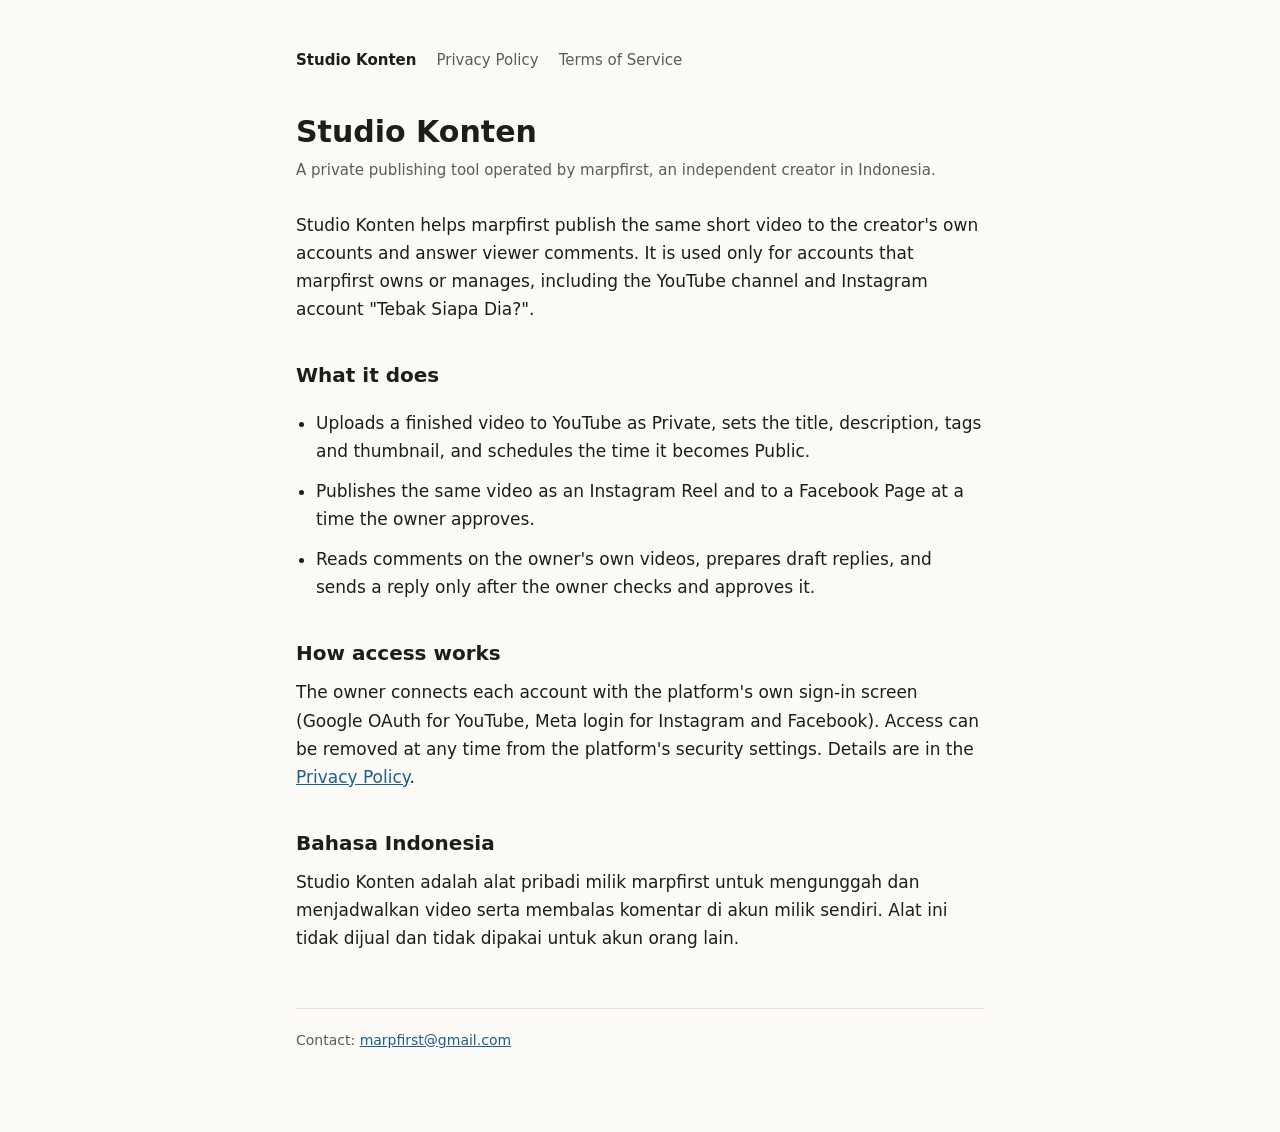
<file: index.html>
<!doctype html>
<html lang="en">
<head>
<meta charset="utf-8">
<meta name="viewport" content="width=device-width,initial-scale=1">
<title>Studio Konten</title>
<meta name="description" content="Studio Konten is a private publishing tool used by marpfirst to upload and schedule videos and reply to comments on marpfirst's own channels.">
<link rel="stylesheet" href="gaya.css">
</head>
<body>
<main>
<nav><a href="./" aria-current="page">Studio Konten</a><a href="privacy.html">Privacy Policy</a><a href="terms.html">Terms of Service</a></nav>
<h1>Studio Konten</h1>
<p class="meta">A private publishing tool operated by marpfirst, an independent creator in Indonesia.</p>

<p>Studio Konten helps marpfirst publish the same short video to the creator's own accounts and answer viewer comments. It is used only for accounts that marpfirst owns or manages, including the YouTube channel and Instagram account "Tebak Siapa Dia?".</p>

<h2>What it does</h2>
<ul>
<li>Uploads a finished video to YouTube as Private, sets the title, description, tags and thumbnail, and schedules the time it becomes Public.</li>
<li>Publishes the same video as an Instagram Reel and to a Facebook Page at a time the owner approves.</li>
<li>Reads comments on the owner's own videos, prepares draft replies, and sends a reply only after the owner checks and approves it.</li>
</ul>

<h2>How access works</h2>
<p>The owner connects each account with the platform's own sign-in screen (Google OAuth for YouTube, Meta login for Instagram and Facebook). Access can be removed at any time from the platform's security settings. Details are in the <a href="privacy.html">Privacy Policy</a>.</p>

<h2>Bahasa Indonesia</h2>
<p>Studio Konten adalah alat pribadi milik marpfirst untuk mengunggah dan menjadwalkan video serta membalas komentar di akun milik sendiri. Alat ini tidak dijual dan tidak dipakai untuk akun orang lain.</p>

<footer>Contact: <a href="mailto:marpfirst@gmail.com">marpfirst@gmail.com</a></footer>
</main>
</body>
</html>
</file>
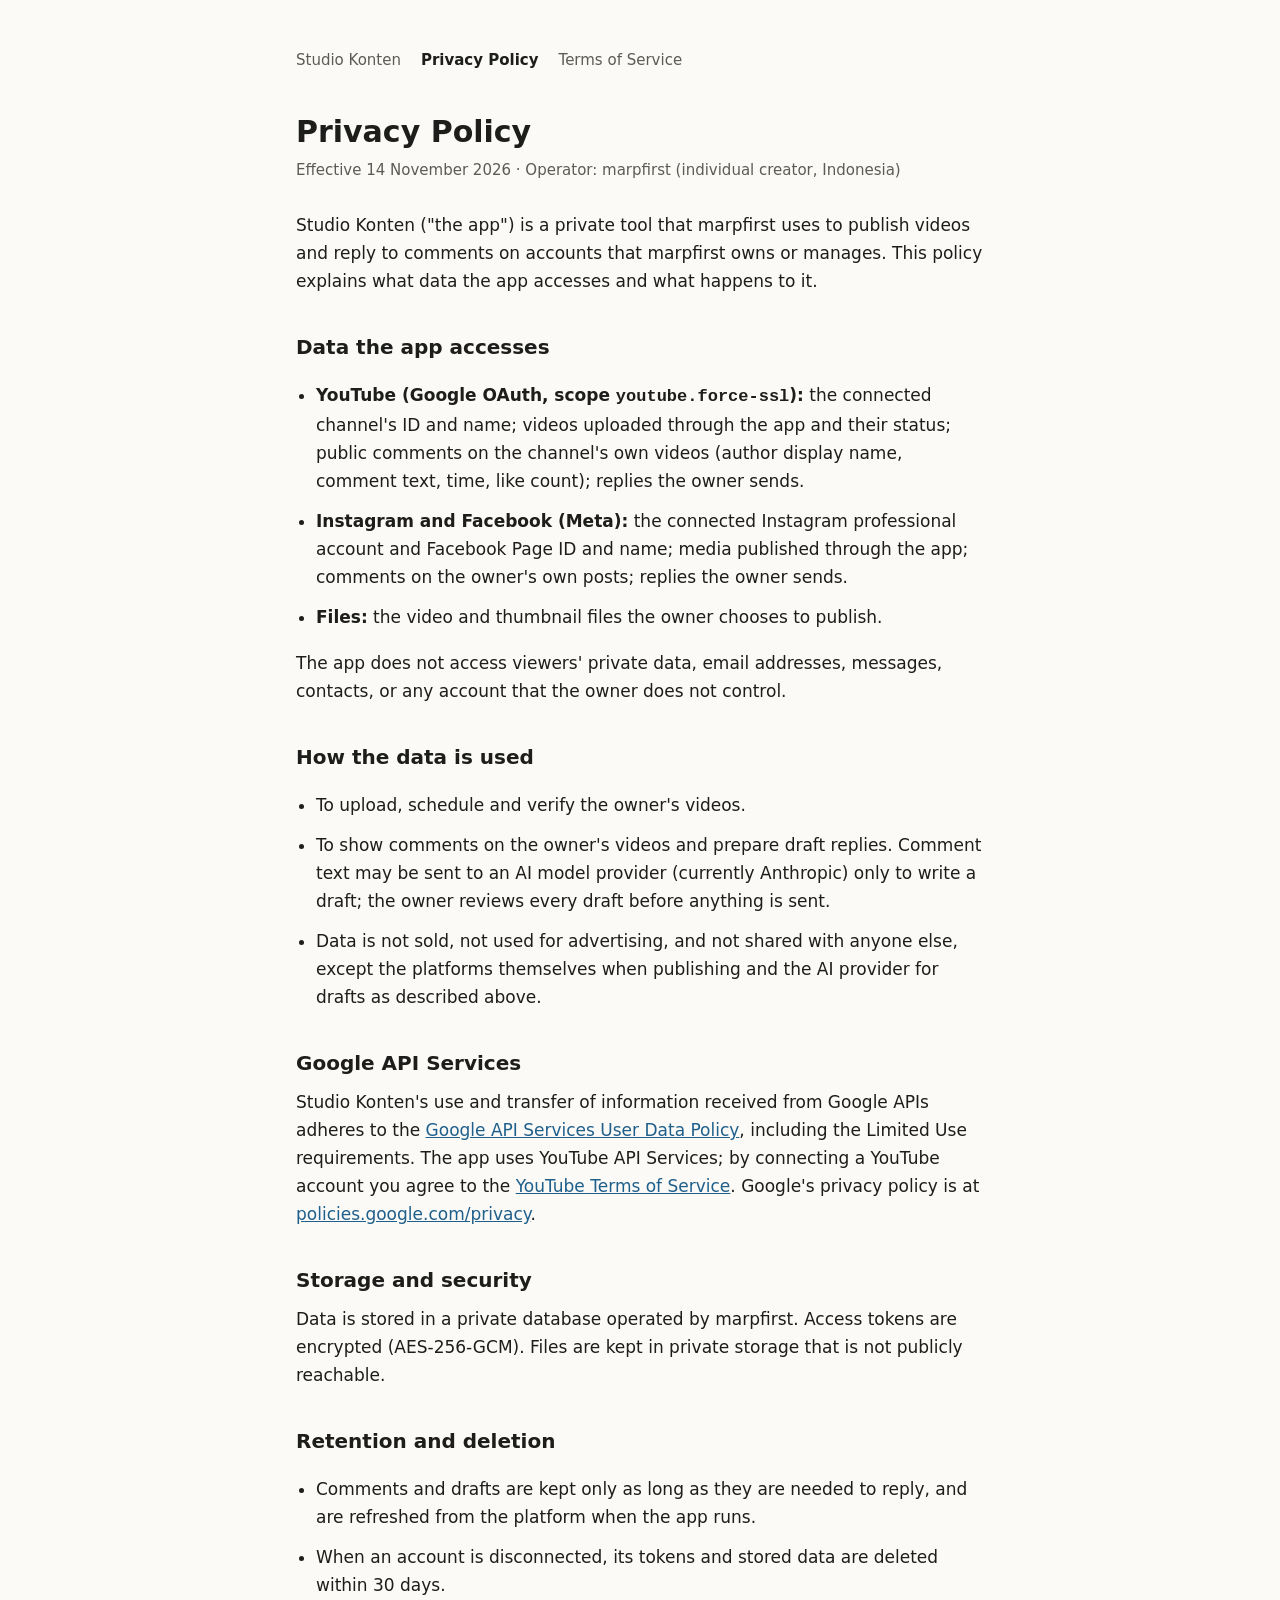
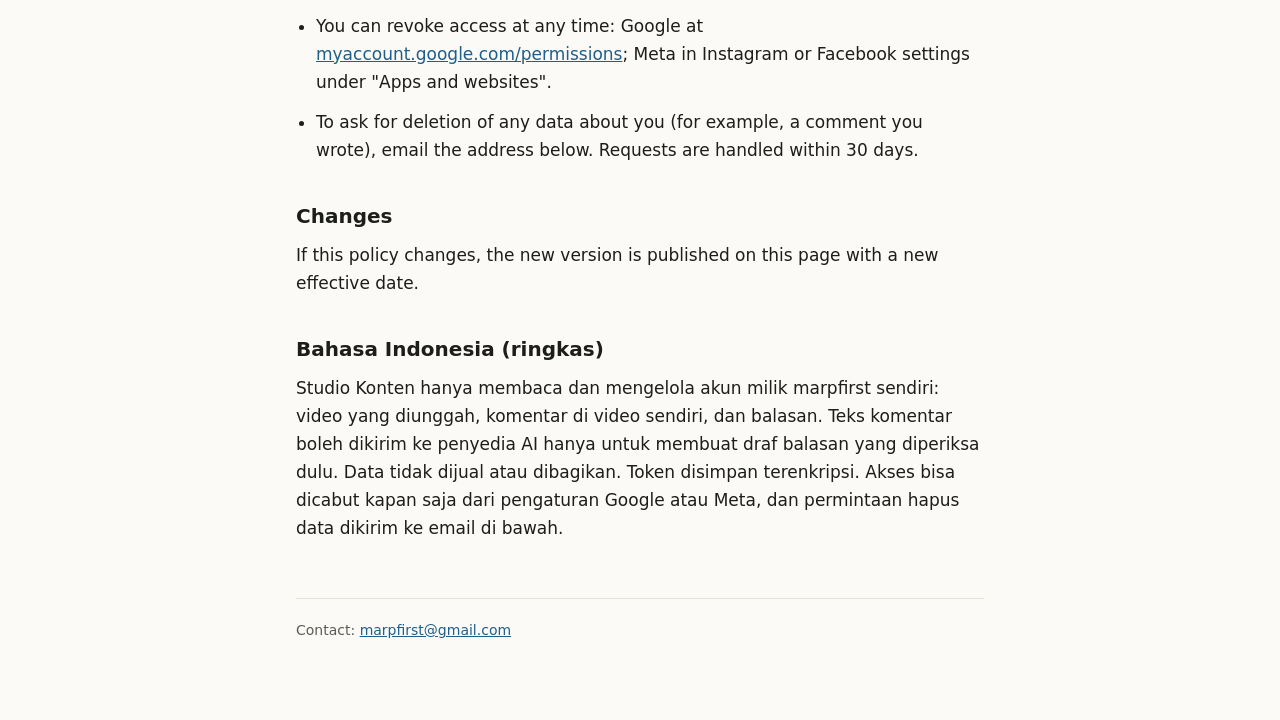
<file: privacy.html>
<!doctype html>
<html lang="en">
<head>
<meta charset="utf-8">
<meta name="viewport" content="width=device-width,initial-scale=1">
<title>Privacy Policy · Studio Konten</title>
<meta name="description" content="How Studio Konten accesses, uses, stores and deletes data from YouTube, Instagram and Facebook.">
<link rel="stylesheet" href="gaya.css">
</head>
<body>
<main>
<nav><a href="./">Studio Konten</a><a href="privacy.html" aria-current="page">Privacy Policy</a><a href="terms.html">Terms of Service</a></nav>
<h1>Privacy Policy</h1>
<p class="meta">Effective 14 November 2026 · Operator: marpfirst (individual creator, Indonesia)</p>

<p>Studio Konten ("the app") is a private tool that marpfirst uses to publish videos and reply to comments on accounts that marpfirst owns or manages. This policy explains what data the app accesses and what happens to it.</p>

<h2>Data the app accesses</h2>
<ul>
<li><strong>YouTube (Google OAuth, scope <code>youtube.force-ssl</code>):</strong> the connected channel's ID and name; videos uploaded through the app and their status; public comments on the channel's own videos (author display name, comment text, time, like count); replies the owner sends.</li>
<li><strong>Instagram and Facebook (Meta):</strong> the connected Instagram professional account and Facebook Page ID and name; media published through the app; comments on the owner's own posts; replies the owner sends.</li>
<li><strong>Files:</strong> the video and thumbnail files the owner chooses to publish.</li>
</ul>
<p>The app does not access viewers' private data, email addresses, messages, contacts, or any account that the owner does not control.</p>

<h2>How the data is used</h2>
<ul>
<li>To upload, schedule and verify the owner's videos.</li>
<li>To show comments on the owner's videos and prepare draft replies. Comment text may be sent to an AI model provider (currently Anthropic) only to write a draft; the owner reviews every draft before anything is sent.</li>
<li>Data is not sold, not used for advertising, and not shared with anyone else, except the platforms themselves when publishing and the AI provider for drafts as described above.</li>
</ul>

<h2>Google API Services</h2>
<p>Studio Konten's use and transfer of information received from Google APIs adheres to the <a href="https://developers.google.com/terms/api-services-user-data-policy">Google API Services User Data Policy</a>, including the Limited Use requirements. The app uses YouTube API Services; by connecting a YouTube account you agree to the <a href="https://www.youtube.com/t/terms">YouTube Terms of Service</a>. Google's privacy policy is at <a href="https://policies.google.com/privacy">policies.google.com/privacy</a>.</p>

<h2>Storage and security</h2>
<p>Data is stored in a private database operated by marpfirst. Access tokens are encrypted (AES-256-GCM). Files are kept in private storage that is not publicly reachable.</p>

<h2>Retention and deletion</h2>
<ul>
<li>Comments and drafts are kept only as long as they are needed to reply, and are refreshed from the platform when the app runs.</li>
<li>When an account is disconnected, its tokens and stored data are deleted within 30 days.</li>
<li>You can revoke access at any time: Google at <a href="https://myaccount.google.com/permissions">myaccount.google.com/permissions</a>; Meta in Instagram or Facebook settings under "Apps and websites".</li>
<li>To ask for deletion of any data about you (for example, a comment you wrote), email the address below. Requests are handled within 30 days.</li>
</ul>

<h2>Changes</h2>
<p>If this policy changes, the new version is published on this page with a new effective date.</p>

<h2>Bahasa Indonesia (ringkas)</h2>
<p>Studio Konten hanya membaca dan mengelola akun milik marpfirst sendiri: video yang diunggah, komentar di video sendiri, dan balasan. Teks komentar boleh dikirim ke penyedia AI hanya untuk membuat draf balasan yang diperiksa dulu. Data tidak dijual atau dibagikan. Token disimpan terenkripsi. Akses bisa dicabut kapan saja dari pengaturan Google atau Meta, dan permintaan hapus data dikirim ke email di bawah.</p>

<footer>Contact: <a href="mailto:marpfirst@gmail.com">marpfirst@gmail.com</a></footer>
</main>
</body>
</html>
</file>
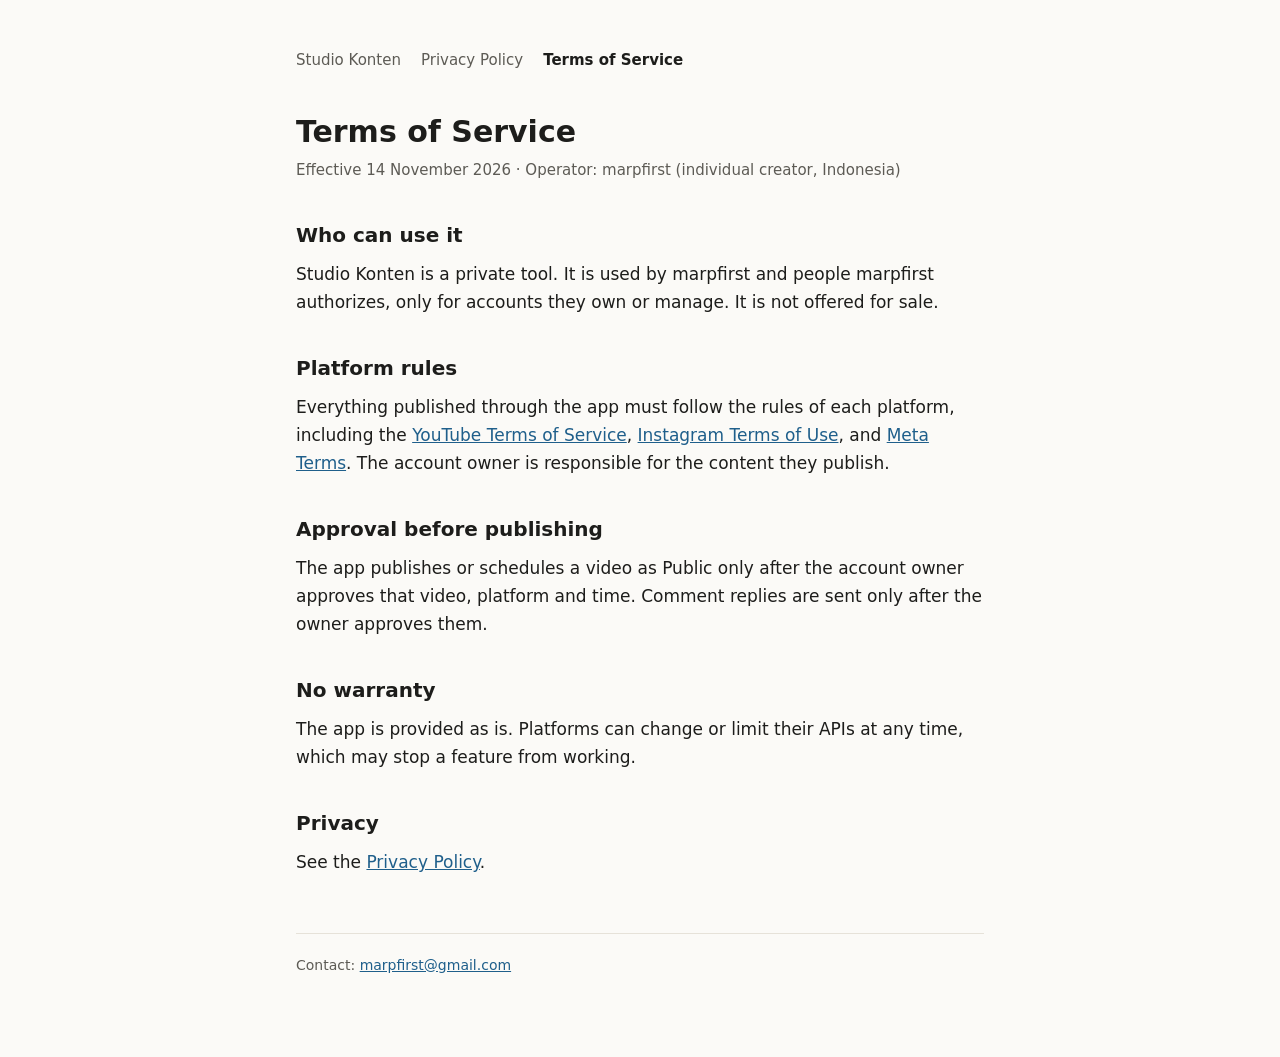
<file: terms.html>
<!doctype html>
<html lang="en">
<head>
<meta charset="utf-8">
<meta name="viewport" content="width=device-width,initial-scale=1">
<title>Terms of Service · Studio Konten</title>
<meta name="description" content="Terms for using Studio Konten, a private publishing tool operated by marpfirst.">
<link rel="stylesheet" href="gaya.css">
</head>
<body>
<main>
<nav><a href="./">Studio Konten</a><a href="privacy.html">Privacy Policy</a><a href="terms.html" aria-current="page">Terms of Service</a></nav>
<h1>Terms of Service</h1>
<p class="meta">Effective 14 November 2026 · Operator: marpfirst (individual creator, Indonesia)</p>

<h2>Who can use it</h2>
<p>Studio Konten is a private tool. It is used by marpfirst and people marpfirst authorizes, only for accounts they own or manage. It is not offered for sale.</p>

<h2>Platform rules</h2>
<p>Everything published through the app must follow the rules of each platform, including the <a href="https://www.youtube.com/t/terms">YouTube Terms of Service</a>, <a href="https://help.instagram.com/581066165581870">Instagram Terms of Use</a>, and <a href="https://www.facebook.com/terms.php">Meta Terms</a>. The account owner is responsible for the content they publish.</p>

<h2>Approval before publishing</h2>
<p>The app publishes or schedules a video as Public only after the account owner approves that video, platform and time. Comment replies are sent only after the owner approves them.</p>

<h2>No warranty</h2>
<p>The app is provided as is. Platforms can change or limit their APIs at any time, which may stop a feature from working.</p>

<h2>Privacy</h2>
<p>See the <a href="privacy.html">Privacy Policy</a>.</p>

<footer>Contact: <a href="mailto:marpfirst@gmail.com">marpfirst@gmail.com</a></footer>
</main>
</body>
</html>
</file>
<file: gaya.css>
:root{--bg:#fbfaf7;--ink:#1d1d1b;--muted:#5d5b55;--line:#e6e2d9;--accent:#1f5f8b}
@media (prefers-color-scheme:dark){:root{--bg:#141413;--ink:#ecebe6;--muted:#a8a69e;--line:#2c2b28;--accent:#7fb6dd}}
*{box-sizing:border-box}
body{margin:0;background:var(--bg);color:var(--ink);font:17px/1.65 system-ui,-apple-system,"Segoe UI",Roboto,sans-serif}
main{max-width:720px;margin:0 auto;padding:48px 16px 80px}
nav{display:flex;gap:20px;flex-wrap:wrap;margin-bottom:40px;font-size:15px}
nav a{color:var(--muted);text-decoration:none}nav a[aria-current]{color:var(--ink);font-weight:600}
h1{font-size:30px;line-height:1.25;margin:0 0 8px}h2{font-size:20px;margin:36px 0 8px}
p,li{margin:0 0 12px}ul{padding-left:20px}
a{color:var(--accent)}
.meta{color:var(--muted);font-size:15px;margin-bottom:28px}
footer{margin-top:56px;padding-top:20px;border-top:1px solid var(--line);color:var(--muted);font-size:14px}
</file>
